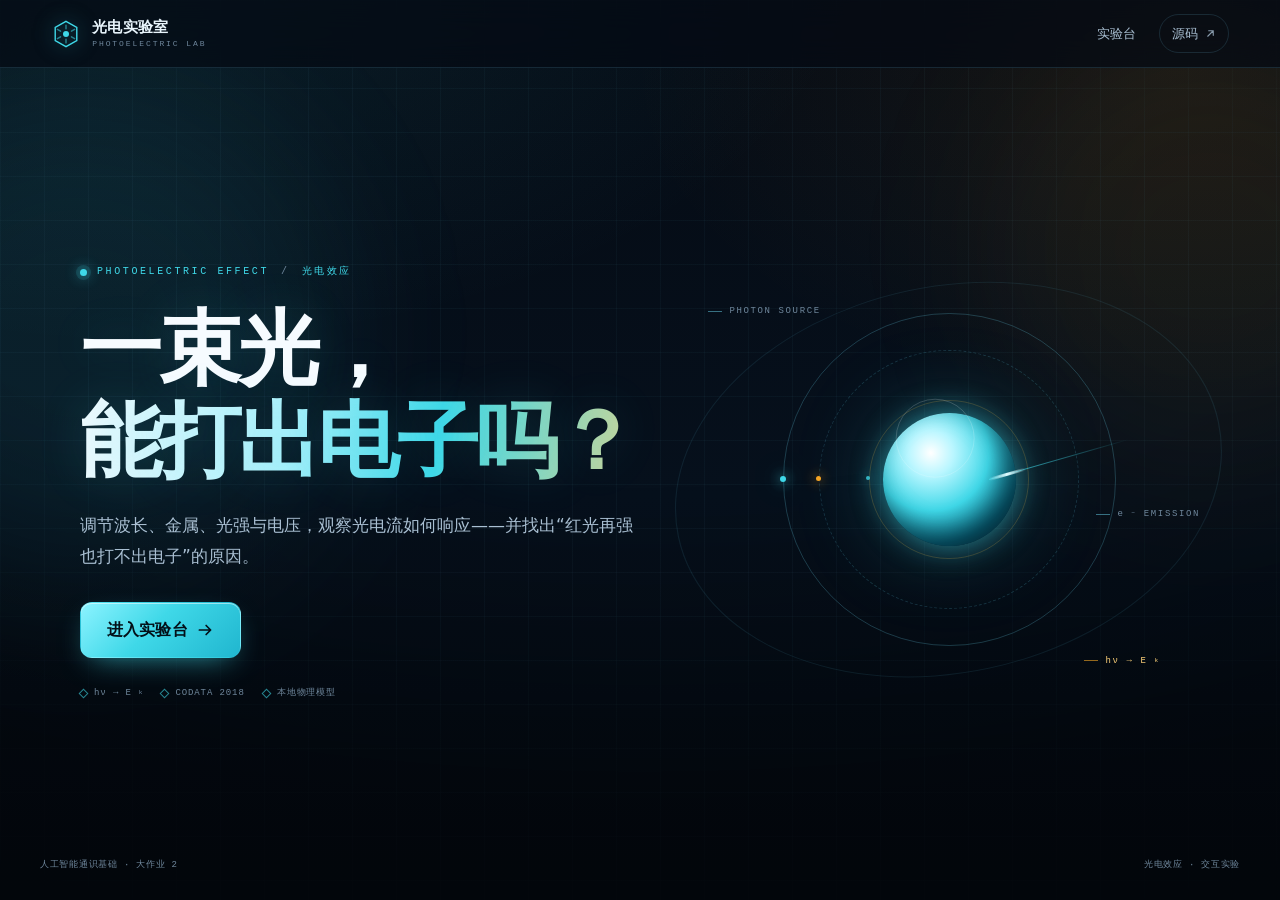
<file: index.html>
<!doctype html>
<html lang="zh-CN">
<head>
  <meta charset="utf-8">
  <meta name="viewport" content="width=device-width, initial-scale=1">
  <meta name="description" content="光电效应交互实验台入口：调节波长、金属、光强与电压，观察光电流与遏止电压。">
  <title>光电实验室 · 光电效应交互实验</title>
  <link rel="icon" href="data:,">
  <link rel="stylesheet" href="styles.css?v=9">
</head>
<body class="landing-page">
  <div class="bg-grid" aria-hidden="true"></div>
  <div class="bg-glow bg-glow-a" aria-hidden="true"></div>
  <div class="bg-glow bg-glow-b" aria-hidden="true"></div>

  <header class="topbar">
    <a class="brand" href="index.html" aria-label="光电实验室首页">
      <span class="brand-mark" aria-hidden="true">
        <svg viewBox="0 0 32 32" fill="none" stroke="currentColor" stroke-width="1.5">
          <path d="M16 2.5 27.5 9v14L16 29.5 4.5 23V9L16 2.5Z"/>
          <circle cx="16" cy="16" r="3.2" fill="currentColor" stroke="none"/>
          <path d="M16 6.5v4M16 21.5v4M6.8 11l3.4 2M21.8 19l3.4 2M6.8 21l3.4-2M21.8 13l3.4-2" stroke-linecap="round" opacity=".55"/>
        </svg>
      </span>
      <span class="brand-text">光电实验室<small>PHOTOELECTRIC LAB</small></span>
    </a>
    <nav aria-label="页面导航">
      <a href="lab.html">实验台</a>
      <a class="nav-ext" href="https://github.com/145896-dotcom/photoelectric-lab" target="_blank" rel="noopener">源码<svg viewBox="0 0 12 12" aria-hidden="true"><path d="M3 9 9 3M4 3h5v5" fill="none" stroke="currentColor" stroke-width="1.2" stroke-linecap="round" stroke-linejoin="round"/></svg></a>
    </nav>
  </header>

  <main class="landing">
    <section class="hero">
      <div class="hero-copy">
        <p class="eyebrow"><span class="pulse-dot" aria-hidden="true"></span>PHOTOELECTRIC EFFECT<span class="slash">/</span>光电效应</p>
        <h1>一束光，<br><span class="grad">能打出电子吗？</span></h1>
        <p class="lead">调节波长、金属、光强与电压，观察光电流如何响应——并找出“红光再强也打不出电子”的原因。</p>
        <div class="hero-actions">
          <a class="btn btn-primary btn-lg" href="lab.html">进入实验台<svg viewBox="0 0 16 16" aria-hidden="true"><path d="M3 8h9M9 4l4 4-4 4" fill="none" stroke="currentColor" stroke-width="1.5" stroke-linecap="round" stroke-linejoin="round"/></svg></a>
        </div>
        <div class="landing-meta">
          <span>hν → E<sub>k</sub></span>
          <span>CODATA 2018</span>
          <span>本地物理模型</span>
        </div>
      </div>

      <div class="hero-visual" aria-hidden="true">
        <div class="orb">
          <span class="ring r1"></span>
          <span class="ring r2"></span>
          <span class="ring r3"></span>
          <span class="core"></span>
          <span class="orbit o1"><i></i></span>
          <span class="orbit o2"><i></i></span>
          <span class="orbit o3"><i></i></span>
          <span class="beam"></span>
        </div>
        <span class="visual-tag tag-a">PHOTON SOURCE</span>
        <span class="visual-tag tag-b">e<sup>−</sup> EMISSION</span>
        <span class="visual-tag tag-c">hν → E<sub>k</sub></span>
      </div>
    </section>
  </main>

  <footer class="landing-footer">
    <span>人工智能通识基础 · 大作业 2</span>
    <span>光电效应 · 交互实验</span>
  </footer>
</body>
</html>
</file>
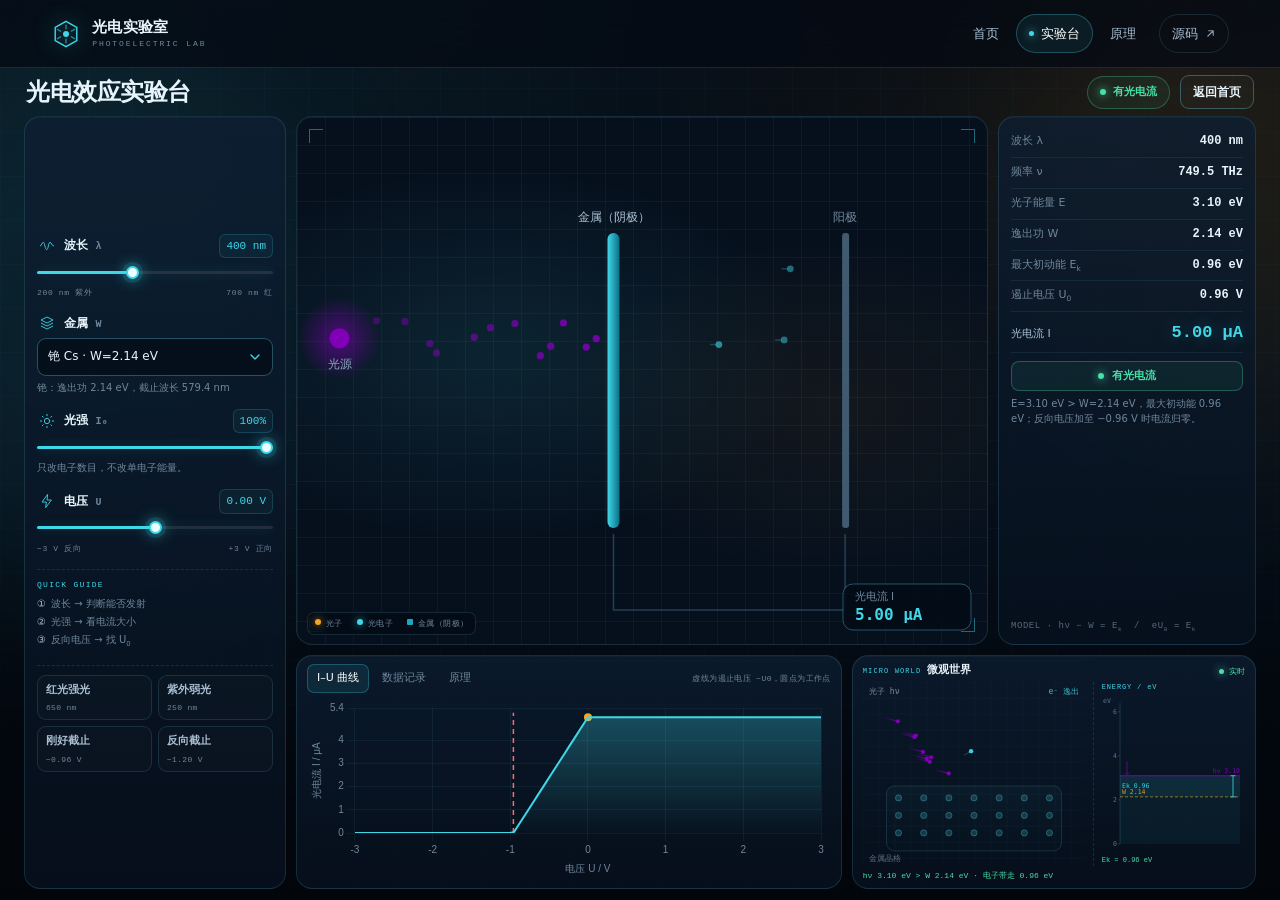
<file: lab.html>
<!doctype html>
<html lang="zh-CN">
<head>
  <meta charset="utf-8">
  <meta name="viewport" content="width=device-width, initial-scale=1">
  <meta name="description" content="光电效应单屏实验台：四个控件、宏观舞台、微观世界、I–U 曲线与数据记录。">
  <title>光电效应实验台 · 单屏工作台</title>
  <link rel="icon" href="data:,">
  <link rel="stylesheet" href="vendor/katex/katex.min.css">
  <link rel="stylesheet" href="styles.css?v=9">
  <script>
    window.__errors = [];
    window.addEventListener('error', function (e) {
      window.__errors.push(String((e && (e.message || e.error)) || 'unknown error'));
    });
    window.addEventListener('unhandledrejection', function (e) {
      window.__errors.push('unhandledrejection: ' + String(e && e.reason));
    });
  </script>
</head>
<body class="lab-page">
  <div class="bg-grid" aria-hidden="true"></div>
  <div class="bg-glow bg-glow-a" aria-hidden="true"></div>
  <div class="bg-glow bg-glow-b" aria-hidden="true"></div>

  <header class="topbar">
    <a class="brand" href="index.html" aria-label="返回首页">
      <span class="brand-mark" aria-hidden="true">
        <svg viewBox="0 0 32 32" fill="none" stroke="currentColor" stroke-width="1.5">
          <path d="M16 2.5 27.5 9v14L16 29.5 4.5 23V9L16 2.5Z"/>
          <circle cx="16" cy="16" r="3.2" fill="currentColor" stroke="none"/>
          <path d="M16 6.5v4M16 21.5v4M6.8 11l3.4 2M21.8 19l3.4 2M6.8 21l3.4-2M21.8 13l3.4-2" stroke-linecap="round" opacity=".55"/>
        </svg>
      </span>
      <span class="brand-text">光电实验室<small>PHOTOELECTRIC LAB</small></span>
    </a>
    <nav aria-label="页面导航">
      <a href="index.html">首页</a>
      <a href="lab.html" class="is-active">实验台</a>
      <a href="#tabs-panel" id="nav-theory">原理</a>
      <a class="nav-ext" href="https://github.com/145896-dotcom/photoelectric-lab" target="_blank" rel="noopener">源码<svg viewBox="0 0 12 12" aria-hidden="true"><path d="M3 9 9 3M4 3h5v5" fill="none" stroke="currentColor" stroke-width="1.2" stroke-linecap="round" stroke-linejoin="round"/></svg></a>
    </nav>
  </header>

  <main class="lab-shell">
    <div class="lab-head">
      <div class="lab-title">
        <p class="section-kicker"><span>01</span>EXPERIMENT · PHOTOELECTRIC WORKBENCH</p>
        <h1>光电效应实验台</h1>
      </div>
      <div class="lab-head-right">
        <span class="head-status" id="head-status" data-state="ok">有光电流</span>
        <a class="btn btn-ghost btn-sm" href="index.html">返回首页</a>
      </div>
    </div>

    <div class="lab-grid">
      <aside class="panel controls" aria-label="实验参数">
        <div class="control">
          <div class="control-top">
            <span class="control-icon" aria-hidden="true">
              <svg viewBox="0 0 24 24" fill="none" stroke="currentColor" stroke-width="1.5" stroke-linecap="round"><path d="M2 12c2.2 0 2.2-5.5 4.5-5.5S9 17.5 11.5 17.5 14 6.5 16.5 6.5 19 12 22 12"/></svg>
            </span>
            <label for="lambda">波长 <em>λ</em></label>
            <output id="lambda-out" for="lambda">400 nm</output>
          </div>
          <input type="range" id="lambda" min="200" max="700" step="5" value="400">
          <div class="scale"><span>200 nm 紫外</span><span>700 nm 红</span></div>
        </div>

        <div class="control">
          <div class="control-top">
            <span class="control-icon" aria-hidden="true">
              <svg viewBox="0 0 24 24" fill="none" stroke="currentColor" stroke-width="1.5" stroke-linejoin="round"><path d="M12 3 3 7.5l9 4.5 9-4.5L12 3Z"/><path d="m3 12 9 4.5 9-4.5"/><path d="m3 16.5 9 4.5 9-4.5"/></svg>
            </span>
            <label for="metal">金属 <em>W</em></label>
          </div>
          <div class="select-wrap">
            <select id="metal" aria-label="选择金属"></select>
            <svg class="select-arrow" viewBox="0 0 12 12" aria-hidden="true"><path d="m2 4 4 4 4-4" fill="none" stroke="currentColor" stroke-width="1.4" stroke-linecap="round" stroke-linejoin="round"/></svg>
          </div>
          <p class="hint" id="metal-hint">—</p>
        </div>

        <div class="control">
          <div class="control-top">
            <span class="control-icon" aria-hidden="true">
              <svg viewBox="0 0 24 24" fill="none" stroke="currentColor" stroke-width="1.5" stroke-linecap="round"><circle cx="12" cy="12" r="4"/><path d="M12 2v2M12 20v2M2 12h2M20 12h2M4.9 4.9l1.4 1.4M17.7 17.7l1.4 1.4M19.1 4.9l-1.4 1.4M6.3 17.7l-1.4 1.4"/></svg>
            </span>
            <label for="intensity">光强 <em>I₀</em></label>
            <output id="intensity-out" for="intensity">100%</output>
          </div>
          <input type="range" id="intensity" min="0" max="100" step="1" value="100">
          <p class="hint">只改电子数目，不改单电子能量。</p>
        </div>

        <div class="control">
          <div class="control-top">
            <span class="control-icon" aria-hidden="true">
              <svg viewBox="0 0 24 24" fill="none" stroke="currentColor" stroke-width="1.5" stroke-linejoin="round"><path d="M13 2 4.5 13.5H11L10 22l8.5-11.5H12L13 2Z"/></svg>
            </span>
            <label for="bias">电压 <em>U</em></label>
            <output id="bias-out" for="bias">0.00 V</output>
          </div>
          <input type="range" id="bias" min="-3" max="3" step="0.05" value="0">
          <div class="scale"><span>−3 V 反向</span><span>+3 V 正向</span></div>
        </div>

        <div class="control-note">
          <span>QUICK GUIDE</span>
          <p><b>①</b>波长 → 判断能否发射</p>
          <p><b>②</b>光强 → 看电流大小</p>
          <p><b>③</b>反向电压 → 找 U<sub>0</sub></p>
        </div>

        <div class="presets" role="group" aria-label="预设场景">
          <button type="button" class="btn btn-preset" id="preset-red" aria-pressed="false"><span>红光强光</span><em>650 nm</em></button>
          <button type="button" class="btn btn-preset" id="preset-uv" aria-pressed="false"><span>紫外弱光</span><em>250 nm</em></button>
          <button type="button" class="btn btn-preset" id="preset-cutoff" aria-pressed="false"><span>刚好截止</span><em>−0.96 V</em></button>
          <button type="button" class="btn btn-preset" id="preset-reverse" aria-pressed="false"><span>反向截止</span><em>−1.20 V</em></button>
        </div>
      </aside>

      <section class="panel stage" aria-label="宏观实验舞台">
        <canvas id="lab-canvas" role="img" aria-label="光子从光源射向金属，逸出电子飞向阳极的示意图"></canvas>
        <span class="corner tl" aria-hidden="true"></span>
        <span class="corner tr" aria-hidden="true"></span>
        <span class="corner bl" aria-hidden="true"></span>
        <span class="corner br" aria-hidden="true"></span>
        <div class="stage-legend">
          <span><i class="dot photon"></i>光子</span>
          <span><i class="dot electron"></i>光电子</span>
          <span><i class="dot plate"></i>金属（阴极）</span>
        </div>
      </section>

      <aside class="panel readouts" aria-live="polite" aria-label="实时读数">
        <div class="readout"><span>波长 λ</span><strong id="r-lambda">400 nm</strong></div>
        <div class="readout"><span>频率 ν</span><strong id="r-nu">—</strong></div>
        <div class="readout"><span>光子能量 E</span><strong id="r-energy">—</strong></div>
        <div class="readout"><span>逸出功 W</span><strong id="r-work">—</strong></div>
        <div class="readout"><span>最大初动能 E<sub>k</sub></span><strong id="r-kinetic">—</strong></div>
        <div class="readout"><span>遏止电压 U<sub>0</sub></span><strong id="r-u0">—</strong></div>
        <div class="readout readout-accent"><span>光电流 I</span><strong id="r-current">—</strong></div>
        <div class="status" id="status" data-state="ok">—</div>
        <p class="status-detail" id="status-detail"></p>
        <p class="readout-foot">MODEL · hν − W = E<sub>k</sub> &nbsp;/&nbsp; eU<sub>0</sub> = E<sub>k</sub></p>
      </aside>

      <div class="bottom-band">
      <section class="panel tabs-panel" id="tabs-panel" aria-label="曲线、数据与原理">
        <div class="tabs-head">
          <div class="tabs" role="tablist" aria-label="实验台面板">
            <button type="button" class="tab-btn is-active" data-tab="curve" role="tab" aria-selected="true">I–U 曲线</button>
            <button type="button" class="tab-btn" data-tab="data" role="tab" aria-selected="false">数据记录</button>
            <button type="button" class="tab-btn" data-tab="theory" role="tab" aria-selected="false">原理</button>
          </div>
          <span class="tabs-note" id="tabs-note">虚线为遏止电压 −U<sub>0</sub>，圆点为工作点</span>
        </div>
        <div class="tab-body">
          <div class="tab-pane is-active" data-pane="curve">
            <div class="chart-wrap"><canvas id="iv-chart" role="img" aria-label="光电流随电压变化的关系曲线"></canvas></div>
          </div>
          <div class="tab-pane" data-pane="data">
            <div class="data-actions">
              <button type="button" class="btn btn-primary btn-sm" id="record">
                <svg viewBox="0 0 16 16" aria-hidden="true"><path d="M8 3v10M3 8h10" fill="none" stroke="currentColor" stroke-width="1.6" stroke-linecap="round"/></svg>
                记录
              </button>
              <button type="button" class="btn btn-ghost btn-sm" id="export">
                <svg viewBox="0 0 16 16" aria-hidden="true"><path d="M8 2v8M5 7l3 3 3-3M3 13h10" fill="none" stroke="currentColor" stroke-width="1.4" stroke-linecap="round" stroke-linejoin="round"/></svg>
                导出 CSV
              </button>
              <button type="button" class="btn btn-ghost btn-sm" id="clear-records" title="清空本机保存的记录">清空</button>
              <span class="data-count" id="data-count">0 条记录</span>
            </div>
            <div class="table-wrap">
              <table id="data-table">
                <thead>
                  <tr>
                    <th scope="col">#</th>
                    <th scope="col">金属</th>
                    <th scope="col">λ / nm</th>
                    <th scope="col">光强 / %</th>
                    <th scope="col">U / V</th>
                    <th scope="col">E / eV</th>
                    <th scope="col">E<sub>k</sub> / eV</th>
                    <th scope="col">I / μA</th>
                  </tr>
                </thead>
                <tbody></tbody>
              </table>
            </div>
          </div>
          <div class="tab-pane" data-pane="theory">
            <div class="theory-grid">
              <div class="theory-card">
                <span>01</span>
                <div class="formula" data-tex="E = h\nu = \dfrac{hc}{\lambda}">E = hν = hc/λ</div>
                <p>光子能量</p>
              </div>
              <div class="theory-card">
                <span>02</span>
                <div class="formula" data-tex="E_k = h\nu - W">Ek = hν − W</div>
                <p>最大初动能</p>
              </div>
              <div class="theory-card">
                <span>03</span>
                <div class="formula" data-tex="eU_0 = E_k">eU0 = Ek</div>
                <p>遏止电压</p>
              </div>
            </div>
            <p class="theory-line"><strong>频率</strong>决定能不能打出电子、打出的电子多快；<strong>光强</strong>只决定打出多少个电子。</p>
            <ul class="theory-list">
              <li>光强只改饱和电流，不改 E<sub>k</sub> 与 U<sub>0</sub>。</li>
              <li>E ≤ W 时无论光多强都不发射；临界点按截止处理。</li>
              <li>I–U 曲线为教学简化：反向线性衰减，正向饱和平台。</li>
            </ul>
          </div>
        </div>
      </section>

      <section class="panel micro-panel" aria-label="微观世界">
        <div class="micro-head">
          <div class="micro-title"><span class="micro-kicker">MICRO WORLD</span><h2>微观世界</h2></div>
          <span class="micro-live"><i></i>实时</span>
        </div>
        <div class="micro-body">
          <canvas id="micro-canvas" role="img" aria-label="光子撞击金属晶格并逸出电子的微观示意"></canvas>
          <div class="energy-level">
            <span class="energy-label">ENERGY / eV</span>
            <canvas id="energy-canvas" role="img" aria-label="逸出功与光子能量的能级示意"></canvas>
            <span class="energy-note" id="energy-note">—</span>
          </div>
        </div>
        <p class="micro-note" id="micro-note">—</p>
      </section>
      </div>
    </div>
  </main>

  <script src="vendor/katex/katex.min.js"></script>
  <script src="vendor/chart.umd.js"></script>
  <script src="config.js"></script>
  <script src="physics.js"></script>
  <script src="app.js?v=8"></script>
</body>
</html>
</file>
<file: styles.css>
/* 光电效应实验台 · Dark Lab Console */
:root {
  --bg: #050b14;
  --bg-2: #07111f;
  --panel: #0a1728;
  --panel-2: #0c1c31;
  --line: rgba(104, 190, 220, 0.16);
  --line-strong: rgba(104, 210, 235, 0.34);
  --text: #e8f4fb;
  --text-2: #a9bfd2;
  --muted: #6f879c;
  --cyan: #3fd8e8;
  --cyan-2: #1aa6c4;
  --amber: #f5a524;
  --amber-2: #ffd27a;
  --green: #46e0a8;
  --danger: #ff6b6b;
  --violet: #a98bff;
  --radius: 18px;
  --mono: "Cascadia Code", "JetBrains Mono", Consolas, "Courier New", monospace;
  --sans: "Segoe UI", "Microsoft YaHei", "PingFang SC", "Noto Sans SC", system-ui, sans-serif;
  --shadow: 0 30px 80px -40px rgba(0, 0, 0, 0.95), inset 0 1px 0 rgba(255, 255, 255, 0.035);
}

* { box-sizing: border-box; }

html {
  scroll-behavior: smooth;
  scroll-padding-top: 88px;
  background: var(--bg);
}

body {
  margin: 0;
  min-height: 100vh;
  color: var(--text);
  background:
    radial-gradient(1200px 700px at 12% -8%, rgba(63, 216, 232, 0.10), transparent 60%),
    radial-gradient(1000px 600px at 92% 8%, rgba(245, 165, 36, 0.07), transparent 55%),
    linear-gradient(180deg, #050b14 0%, #06101c 55%, #040a12 100%);
  font-family: var(--sans);
  font-size: 16px;
  line-height: 1.65;
  -webkit-font-smoothing: antialiased;
  overflow-x: hidden;
}

body::after {
  content: "";
  position: fixed;
  inset: 0;
  pointer-events: none;
  z-index: 1;
  background: radial-gradient(120% 90% at 50% 0%, transparent 60%, rgba(0, 0, 0, 0.38) 100%);
}

h1, h2, h3 { margin: 0; line-height: 1.12; font-weight: 700; letter-spacing: -0.015em; }
p { margin: 0; }
a { color: inherit; text-decoration: none; }
button, input, select { font: inherit; color: inherit; }
button { cursor: pointer; }
sub, sup { font-size: 0.68em; }
::selection { background: rgba(63, 216, 232, 0.28); color: #fff; }

::-webkit-scrollbar { width: 10px; height: 10px; }
::-webkit-scrollbar-track { background: #040a12; }
::-webkit-scrollbar-thumb { background: rgba(104, 190, 220, 0.26); border-radius: 999px; border: 2px solid #040a12; }
::-webkit-scrollbar-thumb:hover { background: rgba(104, 210, 235, 0.45); }
html { scrollbar-color: rgba(104, 190, 220, 0.3) #040a12; }

/* ---------- 背景层 ---------- */
.bg-grid {
  position: fixed;
  inset: 0;
  z-index: 0;
  pointer-events: none;
  background-image:
    linear-gradient(rgba(104, 190, 220, 0.045) 1px, transparent 1px),
    linear-gradient(90deg, rgba(104, 190, 220, 0.045) 1px, transparent 1px);
  background-size: 44px 44px;
  mask-image: radial-gradient(120% 90% at 50% 35%, #000 35%, transparent 82%);
  -webkit-mask-image: radial-gradient(120% 90% at 50% 35%, #000 35%, transparent 82%);
}

.bg-glow {
  position: fixed;
  z-index: 0;
  pointer-events: none;
  border-radius: 50%;
  filter: blur(80px);
  opacity: 0.55;
}
.bg-glow-a { width: 520px; height: 520px; left: -180px; top: 8%; background: rgba(63, 216, 232, 0.16); }
.bg-glow-b { width: 460px; height: 460px; right: -160px; top: 2%; background: rgba(245, 165, 36, 0.10); }

main, .topbar, .footer { position: relative; z-index: 2; }

/* ---------- 顶栏 ---------- */
.topbar {
  position: sticky;
  top: 0;
  z-index: 40;
  display: flex;
  align-items: center;
  justify-content: space-between;
  gap: 18px;
  padding: 14px clamp(18px, 4vw, 56px);
  background: rgba(5, 11, 20, 0.72);
  border-bottom: 1px solid var(--line);
  backdrop-filter: blur(16px);
}

.brand { display: inline-flex; align-items: center; gap: 11px; white-space: nowrap; }
.brand-mark { width: 30px; height: 30px; color: var(--cyan); display: inline-grid; place-items: center; filter: drop-shadow(0 0 10px rgba(63, 216, 232, 0.5)); }
.brand-mark svg { width: 100%; height: 100%; }
.brand-mark.small { width: 22px; height: 22px; }
.brand-text { display: flex; flex-direction: column; line-height: 1.1; font-weight: 700; font-size: 15px; letter-spacing: 0.02em; }
.brand-text small { font-family: var(--mono); font-size: 8px; letter-spacing: 0.24em; color: var(--muted); margin-top: 4px; font-weight: 500; }

.topbar nav { display: flex; align-items: center; gap: 4px; }
.topbar nav a {
  display: inline-flex;
  align-items: center;
  gap: 7px;
  padding: 8px 12px;
  border-radius: 999px;
  font-size: 13px;
  color: var(--text-2);
  border: 1px solid transparent;
  white-space: nowrap;
  transition: color 0.2s ease, background 0.2s ease, border-color 0.2s ease;
}
.topbar nav a span { font-family: var(--mono); font-size: 10px; color: var(--muted); }
.topbar nav a:hover, .topbar nav a:focus-visible { color: #fff; background: rgba(63, 216, 232, 0.07); border-color: var(--line); }
.topbar nav a:hover span { color: var(--cyan); }
.nav-ext { margin-left: 6px; border-color: var(--line) !important; }
.nav-ext svg { width: 11px; height: 11px; opacity: 0.8; }

/* ---------- 通用 ---------- */
.hero, .section, .footer {
  width: min(1240px, calc(100% - 2 * clamp(18px, 4vw, 40px)));
  margin: 0 auto;
}

.btn {
  display: inline-flex;
  align-items: center;
  justify-content: center;
  gap: 8px;
  min-height: 44px;
  padding: 10px 18px;
  border-radius: 11px;
  border: 1px solid transparent;
  font-size: 14px;
  font-weight: 600;
  letter-spacing: 0.01em;
  transition: transform 0.2s ease, box-shadow 0.2s ease, background 0.2s ease, border-color 0.2s ease, color 0.2s ease;
}
.btn svg { width: 15px; height: 15px; }
.btn:active { transform: translateY(1px); }
.btn:focus-visible { outline: 2px solid var(--cyan); outline-offset: 3px; }
.btn-primary {
  color: #031018;
  background: linear-gradient(135deg, #8cf3ff 0%, var(--cyan) 45%, #20b6cf 100%);
  box-shadow: 0 10px 30px -12px rgba(63, 216, 232, 0.7), inset 0 1px 0 rgba(255, 255, 255, 0.5);
}
.btn-primary:hover { transform: translateY(-2px); box-shadow: 0 18px 40px -14px rgba(63, 216, 232, 0.85); }
.btn-ghost { color: var(--text); background: rgba(255, 255, 255, 0.02); border-color: var(--line-strong); }
.btn-ghost:hover { border-color: var(--cyan); color: #fff; background: rgba(63, 216, 232, 0.06); }

/* ---------- Hero ---------- */
.hero {
  display: grid;
  grid-template-columns: minmax(0, 1.05fr) minmax(0, 0.95fr);
  gap: clamp(24px, 5vw, 72px);
  align-items: center;
  min-height: min(860px, calc(100vh - 64px));
  padding: clamp(56px, 8vw, 100px) 0 clamp(48px, 6vw, 80px);
}

.eyebrow {
  display: inline-flex;
  align-items: center;
  gap: 10px;
  font-family: var(--mono);
  font-size: 10px;
  letter-spacing: 0.26em;
  color: var(--cyan);
  margin-bottom: 22px;
}
.eyebrow .slash { color: var(--muted); margin: 0 2px; }
.pulse-dot {
  width: 7px; height: 7px; border-radius: 50%;
  background: var(--cyan);
  box-shadow: 0 0 0 4px rgba(63, 216, 232, 0.14), 0 0 14px var(--cyan);
  animation: pulse 2.4s ease-in-out infinite;
}

.hero h1 {
  font-size: clamp(46px, 6.4vw, 82px);
  font-weight: 800;
  letter-spacing: -0.035em;
  color: #f6fbff;
  text-shadow: 0 0 50px rgba(63, 216, 232, 0.16);
}
.hero h1 .grad {
  background: linear-gradient(100deg, #f6fbff 0%, #a8f0fb 38%, var(--cyan) 64%, var(--amber-2) 112%);
  -webkit-background-clip: text;
  background-clip: text;
  color: transparent;
}

.lead {
  margin-top: 24px;
  max-width: 36em;
  color: var(--text-2);
  font-size: clamp(15px, 1.5vw, 17px);
  line-height: 1.8;
}

.hero-actions { display: flex; flex-wrap: wrap; gap: 12px; margin-top: 30px; }

.hud {
  display: flex;
  flex-wrap: wrap;
  gap: 10px;
  margin-top: 36px;
}
.hud-item {
  display: flex;
  align-items: baseline;
  gap: 10px;
  padding: 8px 12px;
  border: 1px solid var(--line);
  border-radius: 9px;
  background: rgba(8, 20, 34, 0.55);
  font-family: var(--mono);
  font-size: 11px;
  color: var(--muted);
}
.hud-item strong { font-size: 13px; color: var(--text); font-weight: 600; font-variant-numeric: tabular-nums; }
.hud-item strong[data-state="none"] { color: var(--danger); }
.hud-item strong[data-state="critical"] { color: var(--amber); }
.hud-item strong[data-state="ok"] { color: var(--green); }

/* ---------- Hero 视觉 ---------- */
.hero-visual {
  position: relative;
  min-height: clamp(320px, 36vw, 470px);
  display: grid;
  place-items: center;
  isolation: isolate;
}
.hero-visual::before {
  content: "";
  position: absolute;
  inset: 8% 4%;
  border: 1px solid rgba(104, 190, 220, 0.10);
  border-radius: 50%;
  transform: rotate(-12deg) scaleX(1.2);
}

.orb { position: relative; width: clamp(240px, 26vw, 360px); aspect-ratio: 1; display: grid; place-items: center; }
.ring { position: absolute; border-radius: 50%; border: 1px solid rgba(104, 210, 235, 0.20); }
.r1 { inset: 0; border-color: rgba(104, 210, 235, 0.24); }
.r2 { inset: 11%; border-style: dashed; border-color: rgba(104, 210, 235, 0.18); animation: spin 46s linear infinite; }
.r3 { inset: 26%; border-color: rgba(245, 165, 36, 0.22); }

.core {
  position: relative;
  width: 40%;
  aspect-ratio: 1;
  border-radius: 50%;
  background:
    radial-gradient(circle at 36% 30%, #ffffff 0%, #b9f6ff 18%, var(--cyan) 46%, #0a6e86 72%, #062434 100%);
  box-shadow:
    0 0 30px rgba(63, 216, 232, 0.55),
    0 0 90px rgba(63, 216, 232, 0.28),
    inset -10px -12px 24px rgba(0, 20, 30, 0.55);
}
.core::after {
  content: "";
  position: absolute;
  width: 58%;
  aspect-ratio: 1;
  border-radius: 50%;
  border: 1px solid rgba(255, 255, 255, 0.35);
  transform: translate(16%, -18%);
  opacity: 0.5;
}

.orbit { position: absolute; inset: 0; animation: spin 18s linear infinite; }
.o2 { inset: 11%; animation-duration: 26s; animation-direction: reverse; }
.o3 { inset: 26%; animation-duration: 34s; }
.orbit i {
  position: absolute;
  top: 50%;
  left: -3px;
  width: 6px;
  height: 6px;
  margin-top: -3px;
  border-radius: 50%;
  background: var(--cyan);
  box-shadow: 0 0 12px var(--cyan), 0 0 26px rgba(63, 216, 232, 0.6);
}
.o2 i { background: var(--amber); box-shadow: 0 0 12px var(--amber); width: 5px; height: 5px; }
.o3 i { width: 4px; height: 4px; opacity: 0.8; }

.beam {
  position: absolute;
  left: 62%;
  top: 50%;
  width: 44%;
  height: 1px;
  background: linear-gradient(90deg, rgba(63, 216, 232, 0.85), rgba(63, 216, 232, 0));
  transform-origin: left center;
  transform: rotate(-16deg);
  overflow: visible;
}
.beam::after {
  content: "";
  position: absolute;
  top: -1px;
  left: 0;
  width: 26%;
  height: 3px;
  border-radius: 3px;
  background: linear-gradient(90deg, transparent, #dffcff, transparent);
  filter: blur(0.4px);
  animation: beam 3.6s ease-in-out infinite;
}

.visual-tag {
  position: absolute;
  font-family: var(--mono);
  font-size: 9px;
  letter-spacing: 0.18em;
  color: var(--muted);
  display: inline-flex;
  align-items: center;
  gap: 7px;
}
.visual-tag::before { content: ""; width: 14px; height: 1px; background: rgba(104, 210, 235, 0.5); }
.tag-a { top: 12%; left: 2%; }
.tag-b { right: 0; top: 56%; }
.tag-c { bottom: 9%; right: 8%; color: var(--amber-2); }
.tag-c::before { background: rgba(245, 165, 36, 0.6); }

/* ---------- 章节 ---------- */
.section { padding: clamp(52px, 6vw, 82px) 0; border-top: 1px solid var(--line); }
.section-head { margin-bottom: clamp(26px, 4vw, 40px); }
.section-kicker {
  display: inline-flex;
  align-items: center;
  gap: 12px;
  font-family: var(--mono);
  font-size: 10px;
  letter-spacing: 0.24em;
  color: var(--muted);
  margin-bottom: 14px;
}
.section-kicker span {
  color: var(--cyan);
  border: 1px solid rgba(63, 216, 232, 0.32);
  border-radius: 6px;
  padding: 3px 7px;
  font-size: 10px;
  letter-spacing: 0.08em;
}
.section-head h2 {
  font-size: clamp(28px, 3.6vw, 42px);
  color: #f4fbff;
  letter-spacing: -0.025em;
}
.section-head > p:last-child { margin-top: 10px; color: var(--muted); font-size: 14px; max-width: 54em; }

/* ---------- 控制台 ---------- */
.console {
  position: relative;
  border: 1px solid var(--line);
  border-radius: 22px;
  background: linear-gradient(180deg, rgba(11, 27, 46, 0.86), rgba(6, 14, 25, 0.92));
  box-shadow: var(--shadow);
  overflow: hidden;
}
.console::before {
  content: "";
  position: absolute;
  top: 0; left: 8%; right: 8%;
  height: 1px;
  background: linear-gradient(90deg, transparent, rgba(63, 216, 232, 0.55), rgba(245, 165, 36, 0.35), transparent);
}
.console-bar {
  display: flex;
  align-items: center;
  gap: 14px;
  padding: 12px 18px;
  border-bottom: 1px solid var(--line);
  font-family: var(--mono);
  font-size: 10px;
  letter-spacing: 0.14em;
  color: var(--muted);
  background: rgba(4, 10, 18, 0.35);
}
.console-dots { display: inline-flex; gap: 5px; }
.console-dots i { width: 6px; height: 6px; border-radius: 50%; background: rgba(255, 255, 255, 0.18); }
.console-dots i:first-child { background: var(--danger); opacity: 0.7; }
.console-dots i:nth-child(2) { background: var(--amber); opacity: 0.7; }
.console-dots i:nth-child(3) { background: var(--green); opacity: 0.7; }
.console-title { color: var(--text-2); }
.console-title em { color: var(--muted); font-style: normal; }
.console-live { margin-left: auto; display: inline-flex; align-items: center; gap: 7px; color: var(--green); }
.console-live i { width: 6px; height: 6px; border-radius: 50%; background: var(--green); box-shadow: 0 0 10px var(--green); animation: pulse 2.2s ease-in-out infinite; }
.console-body { padding: 16px; }

.lab-grid {
  display: grid;
  grid-template-columns: 292px minmax(0, 1fr) 274px;
  gap: 14px;
  align-items: stretch;
}

.panel {
  position: relative;
  border: 1px solid var(--line);
  border-radius: 16px;
  background: linear-gradient(180deg, rgba(13, 30, 50, 0.78), rgba(7, 17, 30, 0.86));
  box-shadow: inset 0 1px 0 rgba(255, 255, 255, 0.03);
  transition: border-color 0.25s ease, transform 0.25s ease;
}
.panel:hover { border-color: rgba(104, 210, 235, 0.28); }

/* 控制区 */
.controls { padding: 18px; display: flex; flex-direction: column; gap: 20px; }
.control { display: flex; flex-direction: column; gap: 8px; }
.control-top { display: grid; grid-template-columns: 26px 1fr auto; align-items: center; gap: 9px; }
.control-icon { width: 24px; height: 24px; color: var(--cyan); display: grid; place-items: center; opacity: 0.9; }
.control-icon svg { width: 18px; height: 18px; }
.control label { font-size: 13px; font-weight: 600; color: var(--text); letter-spacing: 0.01em; }
.control label em { font-style: normal; font-family: var(--mono); font-size: 10px; color: var(--muted); margin-left: 3px; }
.control output {
  font-family: var(--mono);
  font-size: 12px;
  color: var(--cyan);
  font-variant-numeric: tabular-nums;
  white-space: nowrap;
  padding: 3px 7px;
  border: 1px solid rgba(63, 216, 232, 0.18);
  border-radius: 6px;
  background: rgba(63, 216, 232, 0.05);
}

input[type="range"] {
  -webkit-appearance: none;
  appearance: none;
  width: 100%;
  height: 26px;
  margin: 0;
  background: transparent;
  cursor: pointer;
}
input[type="range"]::-webkit-slider-runnable-track {
  height: 3px;
  border-radius: 999px;
  background: linear-gradient(90deg, var(--cyan) 0 var(--fill, 50%), rgba(255, 255, 255, 0.10) var(--fill, 50%) 100%);
  box-shadow: 0 0 12px rgba(63, 216, 232, 0.18);
}
input[type="range"]::-moz-range-track {
  height: 3px;
  border-radius: 999px;
  background: linear-gradient(90deg, var(--cyan) 0 var(--fill, 50%), rgba(255, 255, 255, 0.10) var(--fill, 50%) 100%);
}
input[type="range"]::-webkit-slider-thumb {
  -webkit-appearance: none;
  appearance: none;
  width: 15px;
  height: 15px;
  margin-top: -6px;
  border-radius: 50%;
  background: #eafcff;
  border: 2px solid var(--cyan);
  box-shadow: 0 0 0 4px rgba(63, 216, 232, 0.12), 0 0 16px rgba(63, 216, 232, 0.8);
  transition: transform 0.15s ease, box-shadow 0.15s ease;
}
input[type="range"]:hover::-webkit-slider-thumb { transform: scale(1.12); box-shadow: 0 0 0 6px rgba(63, 216, 232, 0.14), 0 0 22px rgba(63, 216, 232, 0.9); }
input[type="range"]:focus-visible { outline: 2px solid var(--cyan); outline-offset: 4px; border-radius: 6px; }
input[type="range"]::-moz-range-thumb {
  width: 13px; height: 13px; border-radius: 50%;
  background: #eafcff; border: 2px solid var(--cyan);
  box-shadow: 0 0 12px rgba(63, 216, 232, 0.8);
}

.scale { display: flex; justify-content: space-between; font-family: var(--mono); font-size: 9px; letter-spacing: 0.08em; color: var(--muted); }
.hint { font-size: 11px; line-height: 1.55; color: var(--muted); }

.select-wrap { position: relative; }
.select-wrap select {
  width: 100%;
  appearance: none;
  -webkit-appearance: none;
  padding: 10px 34px 10px 12px;
  border: 1px solid var(--line-strong);
  border-radius: 9px;
  background: rgba(4, 12, 22, 0.7);
  color: var(--text);
  font-size: 13px;
  outline: none;
  transition: border-color 0.2s ease, box-shadow 0.2s ease;
}
.select-wrap select:focus-visible { border-color: var(--cyan); box-shadow: 0 0 0 3px rgba(63, 216, 232, 0.12); }
.select-arrow { position: absolute; right: 12px; top: 50%; width: 12px; height: 12px; transform: translateY(-50%); color: var(--cyan); pointer-events: none; }
.select-wrap option { background: #0a1728; color: var(--text); }

.presets { display: grid; grid-template-columns: 1fr 1fr; gap: 8px; margin-top: auto; padding-top: 14px; border-top: 1px dashed var(--line); }
.btn-preset {
  min-height: 52px;
  padding: 8px 10px;
  display: flex;
  flex-direction: column;
  align-items: flex-start;
  gap: 2px;
  border-radius: 9px;
  border: 1px solid var(--line);
  background: rgba(255, 255, 255, 0.015);
  color: var(--text-2);
  font-size: 12px;
  font-weight: 600;
  text-align: left;
}
.btn-preset em { font-family: var(--mono); font-style: normal; font-size: 9px; letter-spacing: 0.04em; color: var(--muted); font-weight: 400; }
.btn-preset:hover { transform: translateY(-1px); border-color: rgba(63, 216, 232, 0.45); color: #fff; background: rgba(63, 216, 232, 0.06); }
.btn-preset.is-active {
  border-color: var(--cyan);
  background: linear-gradient(180deg, rgba(63, 216, 232, 0.16), rgba(63, 216, 232, 0.05));
  color: #fff;
  box-shadow: 0 0 0 1px rgba(63, 216, 232, 0.18), 0 8px 26px -16px rgba(63, 216, 232, 0.9);
}
.btn-preset.is-active em { color: var(--cyan); }

/* 舞台 */
.stage {
  min-height: 380px;
  overflow: hidden;
  background:
    radial-gradient(520px 300px at 28% 45%, rgba(63, 216, 232, 0.10), transparent 62%),
    radial-gradient(420px 260px at 78% 55%, rgba(245, 165, 36, 0.055), transparent 65%),
    linear-gradient(rgba(104, 190, 220, 0.06) 1px, transparent 1px),
    linear-gradient(90deg, rgba(104, 190, 220, 0.06) 1px, transparent 1px),
    #06101d;
  background-size: auto, auto, 28px 28px, 28px 28px, auto;
}
#lab-canvas { display: block; width: 100%; height: clamp(320px, 38vw, 440px); }

.corner { position: absolute; width: 18px; height: 18px; border-color: rgba(63, 216, 232, 0.45); border-style: solid; border-width: 0; pointer-events: none; }
.corner.tl { top: 12px; left: 12px; border-top-width: 1px; border-left-width: 1px; }
.corner.tr { top: 12px; right: 12px; border-top-width: 1px; border-right-width: 1px; }
.corner.bl { bottom: 12px; left: 12px; border-bottom-width: 1px; border-left-width: 1px; }
.corner.br { bottom: 12px; right: 12px; border-bottom-width: 1px; border-right-width: 1px; }

.stage-legend {
  position: absolute;
  left: 14px;
  bottom: 12px;
  display: flex;
  gap: 14px;
  padding: 5px 9px;
  border: 1px solid var(--line);
  border-radius: 7px;
  background: rgba(4, 11, 20, 0.72);
  backdrop-filter: blur(8px);
  font-family: var(--mono);
  font-size: 9px;
  letter-spacing: 0.05em;
  color: var(--muted);
}
.stage-legend .dot { display: inline-block; width: 6px; height: 6px; border-radius: 50%; margin-right: 5px; vertical-align: 1px; }
.stage-legend .photon { background: var(--amber); box-shadow: 0 0 8px rgba(245, 165, 36, 0.8); }
.stage-legend .electron { background: var(--cyan); box-shadow: 0 0 8px rgba(63, 216, 232, 0.8); }
.stage-legend .plate { background: #1aa6c4; border-radius: 1px; }

/* 读数 */
.readouts { padding: 16px 16px 14px; display: flex; flex-direction: column; gap: 0; }
.readout {
  display: flex;
  align-items: baseline;
  justify-content: space-between;
  gap: 10px;
  padding: 9px 0;
  border-bottom: 1px solid rgba(104, 190, 220, 0.10);
  font-size: 12px;
  color: var(--muted);
}
.readout strong { font-family: var(--mono); font-size: 14px; font-weight: 600; color: var(--text); font-variant-numeric: tabular-nums; white-space: nowrap; }
.readout-accent { padding-top: 12px; }
.readout-accent span { color: var(--text-2); }
.readout-accent strong { font-size: 20px; color: var(--cyan); text-shadow: 0 0 18px rgba(63, 216, 232, 0.35); }

.status {
  margin-top: 12px;
  display: flex;
  align-items: center;
  justify-content: center;
  gap: 8px;
  padding: 8px 10px;
  border-radius: 8px;
  border: 1px solid var(--line);
  font-size: 12px;
  font-weight: 600;
  letter-spacing: 0.02em;
  color: var(--muted);
  background: rgba(255, 255, 255, 0.02);
}
.status::before { content: ""; width: 6px; height: 6px; border-radius: 50%; background: currentColor; box-shadow: 0 0 9px currentColor; }
.status[data-state="ok"] { color: var(--green); border-color: rgba(70, 224, 168, 0.30); background: rgba(70, 224, 168, 0.07); }
.status[data-state="none"] { color: var(--danger); border-color: rgba(255, 107, 107, 0.30); background: rgba(255, 107, 107, 0.06); }
.status[data-state="critical"] { color: var(--amber); border-color: rgba(245, 165, 36, 0.32); background: rgba(245, 165, 36, 0.07); }
.status-detail { margin-top: 9px; font-size: 11px; line-height: 1.6; color: var(--muted); min-height: 3.2em; }
.readout-foot { margin-top: auto; padding-top: 14px; font-family: var(--mono); font-size: 9px; letter-spacing: 0.06em; color: var(--muted); opacity: 0.75; }

/* 图表 */
.chart-panel { margin-top: 14px; padding: 16px 18px 8px; }
.chart-head { display: flex; align-items: flex-end; justify-content: space-between; gap: 16px; flex-wrap: wrap; margin-bottom: 8px; }
.chart-kicker { font-family: var(--mono); font-size: 9px; letter-spacing: 0.2em; color: var(--cyan); margin-bottom: 4px; }
.chart-head h3 { font-size: 15px; color: var(--text); }
.chart-note { font-size: 11px; color: var(--muted); }
.chart-wrap { position: relative; height: clamp(250px, 28vw, 310px); }

/* ---------- 数据 ---------- */
.data-actions { display: flex; align-items: center; gap: 10px; flex-wrap: wrap; margin-bottom: 16px; }
.data-count { font-family: var(--mono); font-size: 10px; letter-spacing: 0.08em; color: var(--muted); margin-left: 4px; }
.table-wrap {
  overflow-x: auto;
  border: 1px solid var(--line);
  border-radius: 14px;
  background: linear-gradient(180deg, rgba(11, 27, 46, 0.7), rgba(6, 14, 25, 0.85));
}
table { width: 100%; border-collapse: collapse; font-size: 12px; font-variant-numeric: tabular-nums; }
th, td { padding: 11px 14px; text-align: left; border-bottom: 1px solid rgba(104, 190, 220, 0.10); white-space: nowrap; }
th { font-family: var(--mono); font-size: 10px; letter-spacing: 0.12em; color: #8fa8bd; font-weight: 500; background: rgba(63, 216, 232, 0.035); }
td { color: var(--text-2); }
tbody tr { transition: background 0.15s ease; }
tbody tr:hover { background: rgba(63, 216, 232, 0.045); }
tbody tr:last-child td { border-bottom: none; }
tbody td:first-child { color: var(--muted); font-family: var(--mono); }
.empty { color: var(--muted); text-align: left; padding: 26px; }

/* ---------- 原理 ---------- */
.takeaway {
  display: flex;
  align-items: center;
  gap: 16px;
  padding: 16px 20px;
  margin-bottom: 18px;
  border: 1px solid rgba(245, 165, 36, 0.28);
  border-radius: 13px;
  background: linear-gradient(90deg, rgba(245, 165, 36, 0.10), rgba(63, 216, 232, 0.045));
}
.takeaway-kicker { font-family: var(--mono); font-size: 9px; letter-spacing: 0.2em; color: var(--amber); white-space: nowrap; }
.takeaway p { font-size: 13px; color: var(--text-2); }
.takeaway strong { color: #fff; }

.formula-grid { display: grid; grid-template-columns: repeat(3, minmax(0, 1fr)); gap: 12px; }
.formula-card {
  position: relative;
  padding: 20px 18px 16px;
  border: 1px solid var(--line);
  border-radius: 14px;
  background: linear-gradient(180deg, rgba(13, 30, 50, 0.72), rgba(7, 17, 30, 0.82));
  overflow: hidden;
  transition: border-color 0.25s ease, transform 0.25s ease;
}
.formula-card::before {
  content: "";
  position: absolute;
  top: 0; left: 0; right: 0;
  height: 1px;
  background: linear-gradient(90deg, transparent, rgba(63, 216, 232, 0.5), transparent);
}
.formula-card:hover { border-color: rgba(63, 216, 232, 0.3); transform: translateY(-2px); }
.card-index { position: absolute; top: 14px; right: 16px; font-family: var(--mono); font-size: 9px; color: var(--muted); }
.formula-label { font-size: 11px; color: var(--muted); margin-bottom: 8px; }
.formula { font-size: 18px; color: var(--text); overflow-x: auto; text-align: center; }
.formula .katex { color: var(--text); }
.formula-note { margin-top: 10px; font-size: 11px; color: var(--muted); }

.misconceptions { display: grid; grid-template-columns: repeat(3, minmax(0, 1fr)); gap: 12px; margin-top: 18px; }
.misconception {
  position: relative;
  padding: 18px 18px 16px;
  border: 1px solid var(--line);
  border-left: 2px solid var(--amber);
  border-radius: 12px;
  background: linear-gradient(180deg, rgba(13, 30, 50, 0.6), rgba(7, 17, 30, 0.7));
  transition: border-color 0.25s ease, transform 0.25s ease;
}
.misconception:hover { border-color: rgba(245, 165, 36, 0.4); transform: translateY(-2px); }
.m-index { display: inline-block; font-family: var(--mono); font-size: 9px; color: var(--amber); margin-bottom: 8px; letter-spacing: 0.12em; }
.misconception h3 { font-size: 14px; color: var(--text); margin-bottom: 8px; }
.misconception p { font-size: 13px; line-height: 1.7; color: var(--text-2); }
.inline-formula { color: var(--amber-2); }

.model-note { margin-top: 18px; padding: 16px 18px; border: 1px dashed var(--line); border-radius: 12px; background: rgba(7, 17, 30, 0.5); }
.model-note h3 { font-size: 12px; color: var(--text-2); margin-bottom: 6px; letter-spacing: 0.04em; }
.model-note p { font-size: 11px; line-height: 1.7; color: var(--muted); }

/* ---------- 页脚 ---------- */
.footer {
  display: grid;
  gap: 6px;
  padding: 34px 0 44px;
  border-top: 1px solid var(--line);
  color: var(--muted);
  font-size: 11px;
}
.footer-brand { display: inline-flex; align-items: center; gap: 10px; color: var(--text-2); font-size: 12px; margin-bottom: 6px; }
.footer-brand em { font-family: var(--mono); font-style: normal; font-size: 8px; letter-spacing: 0.2em; color: var(--muted); margin-left: 4px; }
.noscript { position: fixed; left: 50%; bottom: 20px; transform: translateX(-50%); z-index: 99; padding: 10px 16px; border-radius: 10px; background: var(--danger); color: #fff; }

/* ---------- 动效 ---------- */
@keyframes spin { to { transform: rotate(360deg); } }
@keyframes pulse { 0%, 100% { opacity: 0.65; transform: scale(0.92); } 50% { opacity: 1; transform: scale(1.08); } }
@keyframes beam { 0% { left: -10%; opacity: 0; } 15% { opacity: 1; } 70% { opacity: 1; } 100% { left: 92%; opacity: 0; } }
@keyframes rise { from { opacity: 0; transform: translateY(18px); } to { opacity: 1; transform: none; } }

.hero-copy > * { animation: rise 0.8s cubic-bezier(0.22, 0.8, 0.3, 1) both; }
.hero-copy > *:nth-child(1) { animation-delay: 0.05s; }
.hero-copy > *:nth-child(2) { animation-delay: 0.12s; }
.hero-copy > *:nth-child(3) { animation-delay: 0.19s; }
.hero-copy > *:nth-child(4) { animation-delay: 0.26s; }
.hero-copy > *:nth-child(5) { animation-delay: 0.33s; }

[data-reveal] { opacity: 0; transform: translateY(22px); transition: opacity 0.75s ease, transform 0.75s cubic-bezier(0.22, 0.8, 0.3, 1); }
[data-reveal].is-visible { opacity: 1; transform: none; }

/* ---------- 响应式 ---------- */
@media (max-width: 1180px) {
  .lab-grid { grid-template-columns: 280px minmax(0, 1fr); }
  .readouts { grid-column: 1 / -1; display: grid; grid-template-columns: repeat(4, minmax(0, 1fr)); gap: 0 20px; }
  .readout-accent { grid-column: auto; }
  .status, .status-detail { grid-column: 1 / -1; }
  .status { margin-top: 10px; }
}

@media (max-width: 980px) {
  .hero { grid-template-columns: 1fr; min-height: 0; padding-top: 56px; }
  .hero-visual { min-height: 360px; margin-top: 10px; }
  .hero-visual::before { inset: 4% 12%; }
  .formula-grid, .misconceptions { grid-template-columns: 1fr; }
  .lab-grid { grid-template-columns: 1fr; }
  .readouts { grid-template-columns: repeat(3, minmax(0, 1fr)); }
  .stage { min-height: 340px; }
}

@media (max-width: 720px) {
  .topbar { padding: 10px 14px; gap: 8px; }
  .topbar nav a { padding: 7px 8px; font-size: 12px; }
  .topbar nav a span { display: none; }
  .topbar nav a.nav-ext { display: none; }
  .topbar nav { gap: 0; }
  .brand-text { font-size: 13px; }
  .brand-mark { width: 26px; height: 26px; }
  .hero h1 { letter-spacing: -0.03em; }
  .section { padding: 48px 0; }
  .console-bar { font-size: 9px; gap: 9px; padding: 10px 12px; }
  .console-title em { display: none; }
  .console-live { display: none; }
  .console-body { padding: 10px; }
  .readouts { grid-template-columns: 1fr 1fr; }
  .readout-accent { grid-column: 1 / -1; }
  .takeaway { flex-direction: column; align-items: flex-start; gap: 4px; }
  .chart-head { align-items: flex-start; flex-direction: column; gap: 4px; }

  .table-wrap { border: none; background: transparent; overflow: visible; }
  #data-table { min-width: 0; }
  #data-table thead { display: none; }
  #data-table tbody, #data-table tr, #data-table td { display: block; width: 100%; }
  #data-table tr {
    border: 1px solid var(--line);
    border-radius: 12px;
    margin-bottom: 8px;
    padding: 7px 0;
    background: linear-gradient(180deg, rgba(11, 27, 46, 0.7), rgba(6, 14, 25, 0.8));
  }
  #data-table td {
    display: flex;
    align-items: baseline;
    justify-content: space-between;
    gap: 16px;
    border: none;
    padding: 5px 14px;
    white-space: normal;
    font-variant-numeric: tabular-nums;
  }
  #data-table td::before {
    content: attr(data-label);
    color: var(--muted);
    font-family: var(--mono);
    font-size: 9px;
    letter-spacing: 0.08em;
  }
  #data-table td.empty { display: block; padding: 16px 14px; color: var(--muted); }
  #data-table td.empty::before { content: none; }
  #data-table tbody tr:hover { background: none; }
}

@media (max-width: 520px) {
  body { font-size: 15px; }
  .topbar nav a { padding: 6px 6px; font-size: 11px; }
  .brand-text small { display: none; }
  .hero h1 { font-size: 40px; }
  .lead { font-size: 14px; }
  .presets { grid-template-columns: 1fr; }
  .hud { gap: 6px; }
  .hud-item { padding: 6px 8px; gap: 6px; }
  .hud-item strong { font-size: 11px; }
  .readout { font-size: 11px; }
  .readout strong { font-size: 12px; }
  .readout-accent strong { font-size: 18px; }
  .stage-legend { gap: 9px; font-size: 8px; }
  .corner { width: 12px; height: 12px; }
}

@media (prefers-reduced-motion: reduce) {
  html { scroll-behavior: auto; }
  *, *::before, *::after { animation-duration: 0.01ms !important; animation-iteration-count: 1 !important; transition-duration: 0.01ms !important; }
  [data-reveal] { opacity: 1; transform: none; }
}

/* =========================================================
   Landing page
   ========================================================= */
.topbar nav a.is-active { color: #fff; background: rgba(63, 216, 232, 0.08); border-color: rgba(63, 216, 232, 0.28); }
.topbar nav a.is-active::before { content: ""; width: 5px; height: 5px; border-radius: 50%; background: var(--cyan); box-shadow: 0 0 8px var(--cyan); }

.landing { width: min(1240px, calc(100% - 2 * clamp(18px, 4vw, 40px))); margin: 0 auto; }
.landing .hero { min-height: calc(100dvh - 110px); padding-top: clamp(24px, 5vw, 56px); padding-bottom: 24px; }
.btn-lg { min-height: 56px; padding: 14px 26px; font-size: 16px; border-radius: 12px; }
.btn-lg svg { width: 18px; height: 18px; }
.landing-meta { display: flex; flex-wrap: wrap; gap: 18px; margin-top: 28px; font-family: var(--mono); font-size: 9px; letter-spacing: 0.1em; color: var(--muted); }
.landing-meta span { display: inline-flex; align-items: center; gap: 7px; }
.landing-meta span::before { content: ""; width: 5px; height: 5px; border: 1px solid rgba(63, 216, 232, 0.6); transform: rotate(45deg); }
.landing-footer {
  width: min(1240px, calc(100% - 2 * clamp(18px, 4vw, 40px)));
  margin: 0 auto;
  padding: 0 0 20px;
  display: flex;
  justify-content: space-between;
  gap: 12px;
  font-family: var(--mono);
  font-size: 9px;
  letter-spacing: 0.08em;
  color: var(--muted);
  position: relative;
  z-index: 2;
}

/* =========================================================
   Lab dashboard (single screen)
   ========================================================= */
.lab-page { height: 100dvh; overflow: hidden; }
.lab-page .bg-grid { opacity: 0.7; }
.lab-shell {
  position: relative;
  z-index: 2;
  height: calc(100dvh - 69px);
  display: flex;
  flex-direction: column;
  gap: 8px;
  padding: 8px clamp(12px, 2vw, 24px) 10px;
}

.lab-head { flex: 0 0 auto; display: flex; align-items: flex-end; justify-content: space-between; gap: 14px; padding: 0 2px; }
.lab-title .section-kicker { margin: 0 0 3px; font-size: 9px; letter-spacing: 0.2em; }
.lab-title h1 { font-size: clamp(20px, 2.1vw, 28px); letter-spacing: -0.02em; line-height: 1.1; }
.lab-head-right { display: flex; align-items: center; gap: 10px; }
.head-status {
  display: inline-flex;
  align-items: center;
  gap: 7px;
  padding: 6px 12px;
  border-radius: 999px;
  border: 1px solid var(--line);
  font-size: 11px;
  font-weight: 600;
  color: var(--muted);
  background: rgba(255, 255, 255, 0.02);
  white-space: nowrap;
}
.head-status::before { content: ""; width: 6px; height: 6px; border-radius: 50%; background: currentColor; box-shadow: 0 0 9px currentColor; }
.head-status[data-state="ok"] { color: var(--green); border-color: rgba(70, 224, 168, 0.3); background: rgba(70, 224, 168, 0.06); }
.head-status[data-state="none"] { color: var(--danger); border-color: rgba(255, 107, 107, 0.3); background: rgba(255, 107, 107, 0.06); }
.head-status[data-state="critical"] { color: var(--amber); border-color: rgba(245, 165, 36, 0.32); background: rgba(245, 165, 36, 0.06); }
.btn-sm { min-height: 34px; padding: 6px 12px; font-size: 12px; border-radius: 9px; }

.lab-page .lab-grid {
  flex: 1 1 auto;
  min-height: 0;
  display: grid;
  grid-template-columns: 262px minmax(0, 1fr) 258px;
  grid-template-rows: minmax(0, 1fr) clamp(210px, 26vh, 252px);
  gap: 10px;
  align-items: stretch;
}
.lab-page .controls { grid-column: 1; grid-row: 1 / span 2; padding: 12px; gap: 14px; justify-content: center; overflow: auto; }
.lab-page .stage { grid-column: 2; grid-row: 1; min-height: 0; height: 100%; }
.lab-page .readouts { grid-column: 3; grid-row: 1; padding: 10px 12px; overflow: auto; }
.lab-page .bottom-band { grid-column: 2 / 4; grid-row: 2; display: grid; grid-template-columns: minmax(0, 1.35fr) minmax(0, 1fr); gap: 10px; min-height: 0; }
.lab-page .tabs-panel { grid-column: auto; grid-row: auto; }
.lab-page .micro-panel { grid-column: auto; grid-row: auto; }

/* compact controls */
.lab-page .control { gap: 5px; }
.lab-page .control-top { grid-template-columns: 20px 1fr auto; gap: 7px; }
.lab-page .control-icon { width: 20px; height: 20px; }
.lab-page .control-icon svg { width: 16px; height: 16px; }
.lab-page .control label { font-size: 12px; }
.lab-page .control output { font-size: 11px; padding: 2px 6px; }
.lab-page input[type="range"] { height: 18px; }
.lab-page input[type="range"]::-webkit-slider-thumb { width: 13px; height: 13px; margin-top: -5px; }
.lab-page .scale { font-size: 8px; }
.lab-page .hint { font-size: 10px; line-height: 1.4; }
.lab-page .select-wrap select { padding: 8px 30px 8px 10px; font-size: 12px; }
.lab-page .presets { gap: 6px; padding-top: 9px; margin-top: 2px; }
.lab-page .btn-preset { min-height: 38px; padding: 5px 8px; font-size: 11px; }
.lab-page .btn-preset em { font-size: 8px; }
.control-note {
  border-top: 1px dashed var(--line);
  padding-top: 8px;
  display: grid;
  gap: 3px;
}
.control-note span { font-family: var(--mono); font-size: 8px; letter-spacing: 0.16em; color: var(--cyan); margin-bottom: 2px; }
.control-note p { font-size: 10px; line-height: 1.5; color: var(--muted); }
.control-note b { color: var(--text-2); font-weight: 400; margin-right: 5px; }

/* compact readouts */
.lab-page .readout { padding: 5px 0; font-size: 11px; }
.lab-page .readout strong { font-size: 12px; }
.lab-page .readout-accent { padding-top: 7px; }
.lab-page .readout-accent strong { font-size: 17px; }
.lab-page .status { margin-top: 8px; padding: 5px 8px; font-size: 11px; }
.lab-page .status-detail { margin-top: 6px; font-size: 10px; line-height: 1.45; min-height: 0; }

/* compact stage */
.lab-page #lab-canvas { height: 100%; }
.lab-page .stage-legend { left: 10px; bottom: 9px; font-size: 8px; padding: 4px 7px; }
.lab-page .corner { width: 14px; height: 14px; }

/* tabs */
.tabs-panel { display: flex; flex-direction: column; min-height: 0; padding: 8px 10px 9px; }
.tabs-head { flex: 0 0 auto; display: flex; align-items: center; justify-content: space-between; gap: 10px; }
.tabs { display: flex; gap: 3px; }
.tab-btn {
  border: 1px solid transparent;
  background: transparent;
  color: var(--muted);
  font-size: 11px;
  padding: 4px 9px;
  border-radius: 7px;
  transition: color 0.2s ease, background 0.2s ease, border-color 0.2s ease;
}
.tab-btn:hover { color: var(--text); background: rgba(63, 216, 232, 0.05); }
.tab-btn.is-active { color: #fff; background: rgba(63, 216, 232, 0.09); border-color: rgba(63, 216, 232, 0.28); }
.tabs-note { font-family: var(--mono); font-size: 8px; letter-spacing: 0.05em; color: var(--muted); white-space: nowrap; }
.tab-body { flex: 1 1 auto; min-height: 0; position: relative; margin-top: 6px; }
.tab-pane { display: none; height: 100%; min-height: 0; }
.tab-pane.is-active { display: flex; flex-direction: column; }
.tab-pane[data-pane="curve"] .chart-wrap { flex: 1 1 auto; height: 100%; min-height: 0; }
.tab-pane[data-pane="data"] .data-actions { margin-bottom: 6px; flex: 0 0 auto; }
.tab-pane[data-pane="data"] .table-wrap { flex: 1 1 auto; min-height: 0; overflow: auto; }
.tab-pane[data-pane="data"] table { font-size: 10px; }
.tab-pane[data-pane="data"] th, .tab-pane[data-pane="data"] td { padding: 6px 9px; }
.theory-grid { display: grid; grid-template-columns: repeat(3, minmax(0, 1fr)); gap: 7px; flex: 0 0 auto; }
.theory-card {
  position: relative;
  border: 1px solid var(--line);
  border-radius: 9px;
  background: rgba(7, 17, 30, 0.6);
  padding: 7px 9px;
  min-width: 0;
}
.theory-card > span { position: absolute; top: 5px; right: 7px; font-family: var(--mono); font-size: 7px; color: var(--muted); }
.theory-card .formula { font-size: 12px; text-align: left; }
.theory-card p { margin-top: 2px; font-size: 9px; color: var(--muted); }
.theory-line { margin-top: 6px; font-size: 11px; color: var(--text-2); }
.theory-line strong { color: #fff; }
.theory-list { margin: 4px 0 0; padding: 0; list-style: none; display: flex; flex-wrap: wrap; gap: 4px 14px; }
.theory-list li { font-size: 9px; color: var(--muted); }
.theory-list li::before { content: "·"; color: var(--cyan); margin-right: 4px; }

/* micro world */
.micro-panel { display: flex; flex-direction: column; gap: 4px; min-height: 0; padding: 8px 10px 7px; }
.micro-head { flex: 0 0 auto; display: flex; align-items: center; justify-content: space-between; gap: 8px; }
.micro-title { display: flex; align-items: baseline; gap: 6px; min-width: 0; }
.micro-title h2 { font-size: 11px; font-weight: 600; color: var(--text); white-space: nowrap; }
.micro-kicker { font-family: var(--mono); font-size: 7px; letter-spacing: 0.16em; color: var(--cyan); }
.micro-live { display: inline-flex; align-items: center; gap: 5px; font-family: var(--mono); font-size: 8px; color: var(--green); }
.micro-live i { width: 5px; height: 5px; border-radius: 50%; background: var(--green); box-shadow: 0 0 8px var(--green); animation: pulse 2.2s ease-in-out infinite; }
.micro-body { flex: 1 1 auto; min-height: 0; display: flex; gap: 8px; }
#micro-canvas { flex: 1.55; min-width: 0; min-height: 0; width: 100%; display: block; }
.energy-level { flex: 1; min-width: 0; display: flex; flex-direction: column; gap: 2px; padding-left: 8px; border-left: 1px dashed var(--line); }
.energy-label { font-family: var(--mono); font-size: 7px; letter-spacing: 0.12em; color: var(--cyan); }
#energy-canvas { flex: 1 1 auto; min-height: 0; width: 100%; display: block; }
.energy-note { font-family: var(--mono); font-size: 7px; color: var(--muted); white-space: nowrap; overflow: hidden; text-overflow: ellipsis; }
.energy-note[data-state="ok"] { color: var(--green); }
.energy-note[data-state="none"] { color: var(--danger); }
.energy-note[data-state="critical"] { color: var(--amber); }
.micro-note { flex: 0 0 auto; font-family: var(--mono); font-size: 8px; line-height: 1.4; color: var(--muted); white-space: normal; min-height: 11px; }
.micro-note[data-state="ok"] { color: var(--green); }
.micro-note[data-state="none"] { color: var(--danger); }
.micro-note[data-state="critical"] { color: var(--amber); }

/* responsive: below 1100 allow scrolling */
@media (max-width: 1100px) {
  body.lab-page { height: auto; overflow: auto; }
  .lab-shell { height: auto; min-height: 0; }
  .lab-head { align-items: flex-start; flex-direction: column; gap: 8px; }
  .lab-head-right { width: 100%; justify-content: space-between; }
  .lab-page .lab-grid { display: flex; flex-direction: column; }
  .lab-page .controls, .lab-page .stage, .lab-page .readouts, .lab-page .bottom-band, .lab-page .tabs-panel, .lab-page .micro-panel {
    grid-column: auto; grid-row: auto;
  }
  .lab-page .stage { height: 380px; }
  .lab-page .readouts { display: grid; grid-template-columns: 1fr 1fr; gap: 0 16px; }
  .lab-page .readout-accent { grid-column: 1 / -1; }
  .lab-page .status, .lab-page .status-detail { grid-column: 1 / -1; }
  .lab-page .bottom-band { display: flex; flex-direction: column; gap: 10px; }
  .lab-page .tabs-panel { height: 330px; }
  .lab-page .micro-panel { height: 300px; }
  .lab-page .controls { overflow: visible; }
}

@media (max-width: 720px) {
  .lab-title h1 { font-size: 24px; }
  .lab-title .section-kicker { font-size: 8px; letter-spacing: 0.14em; }
  .lab-shell { padding: 8px 12px 12px; }
  .lab-page .stage { height: 340px; }
  .lab-page .tabs-panel { height: 340px; }
  .lab-page .micro-panel { height: 300px; }
  .landing .hero { min-height: calc(100dvh - 120px); }
  .landing-footer { flex-direction: column; gap: 4px; }
  .theory-list { display: none; }
}

@media (max-height: 920px) and (min-width: 1101px) {
  .lab-title .section-kicker { display: none; }
  .lab-head { align-items: center; }
  .lab-title h1 { font-size: clamp(20px, 2vw, 24px); }
  .lab-shell { gap: 7px; padding-top: 7px; padding-bottom: 10px; }
}

@media (max-width: 520px) {
  .lab-head-right .btn-sm { display: none; }
  .lab-page .readouts { grid-template-columns: 1fr 1fr; }
  .tabs-note { display: none; }
  .theory-grid { grid-template-columns: 1fr; }
}
</file>
